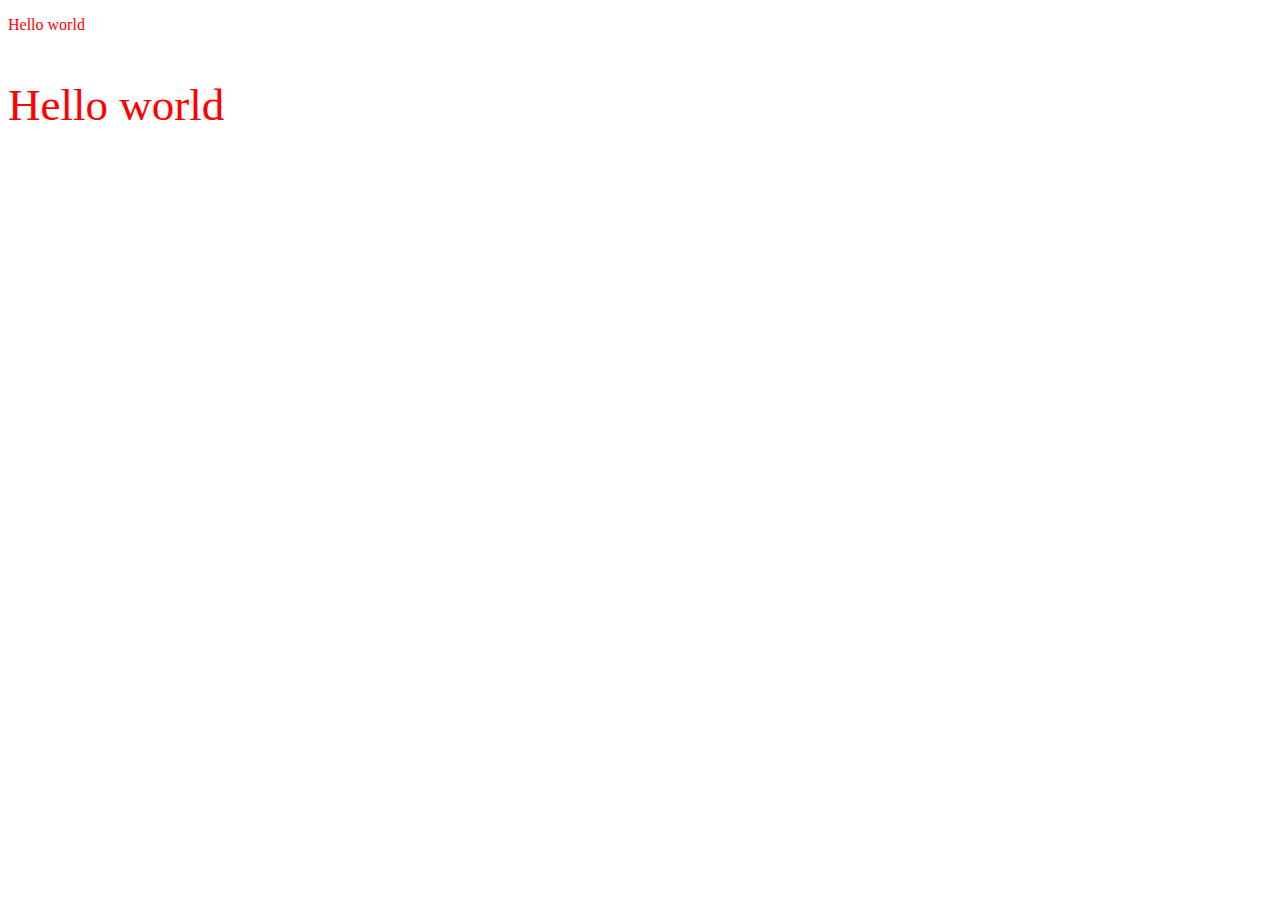
<file: index.html>
<!DOCTYPE html>
<html lang="en">
<head>
    <meta charset="UTF-8">
    <meta name="viewport" content="width=device-width, initial-scale=1.0">
    <title>Webclass</title>
</head>
<body>
    <p style="color:red;">Hello world</p>
    <p style="color:red; font-size:45px">Hello world</p>
</body>
</html>
</file>
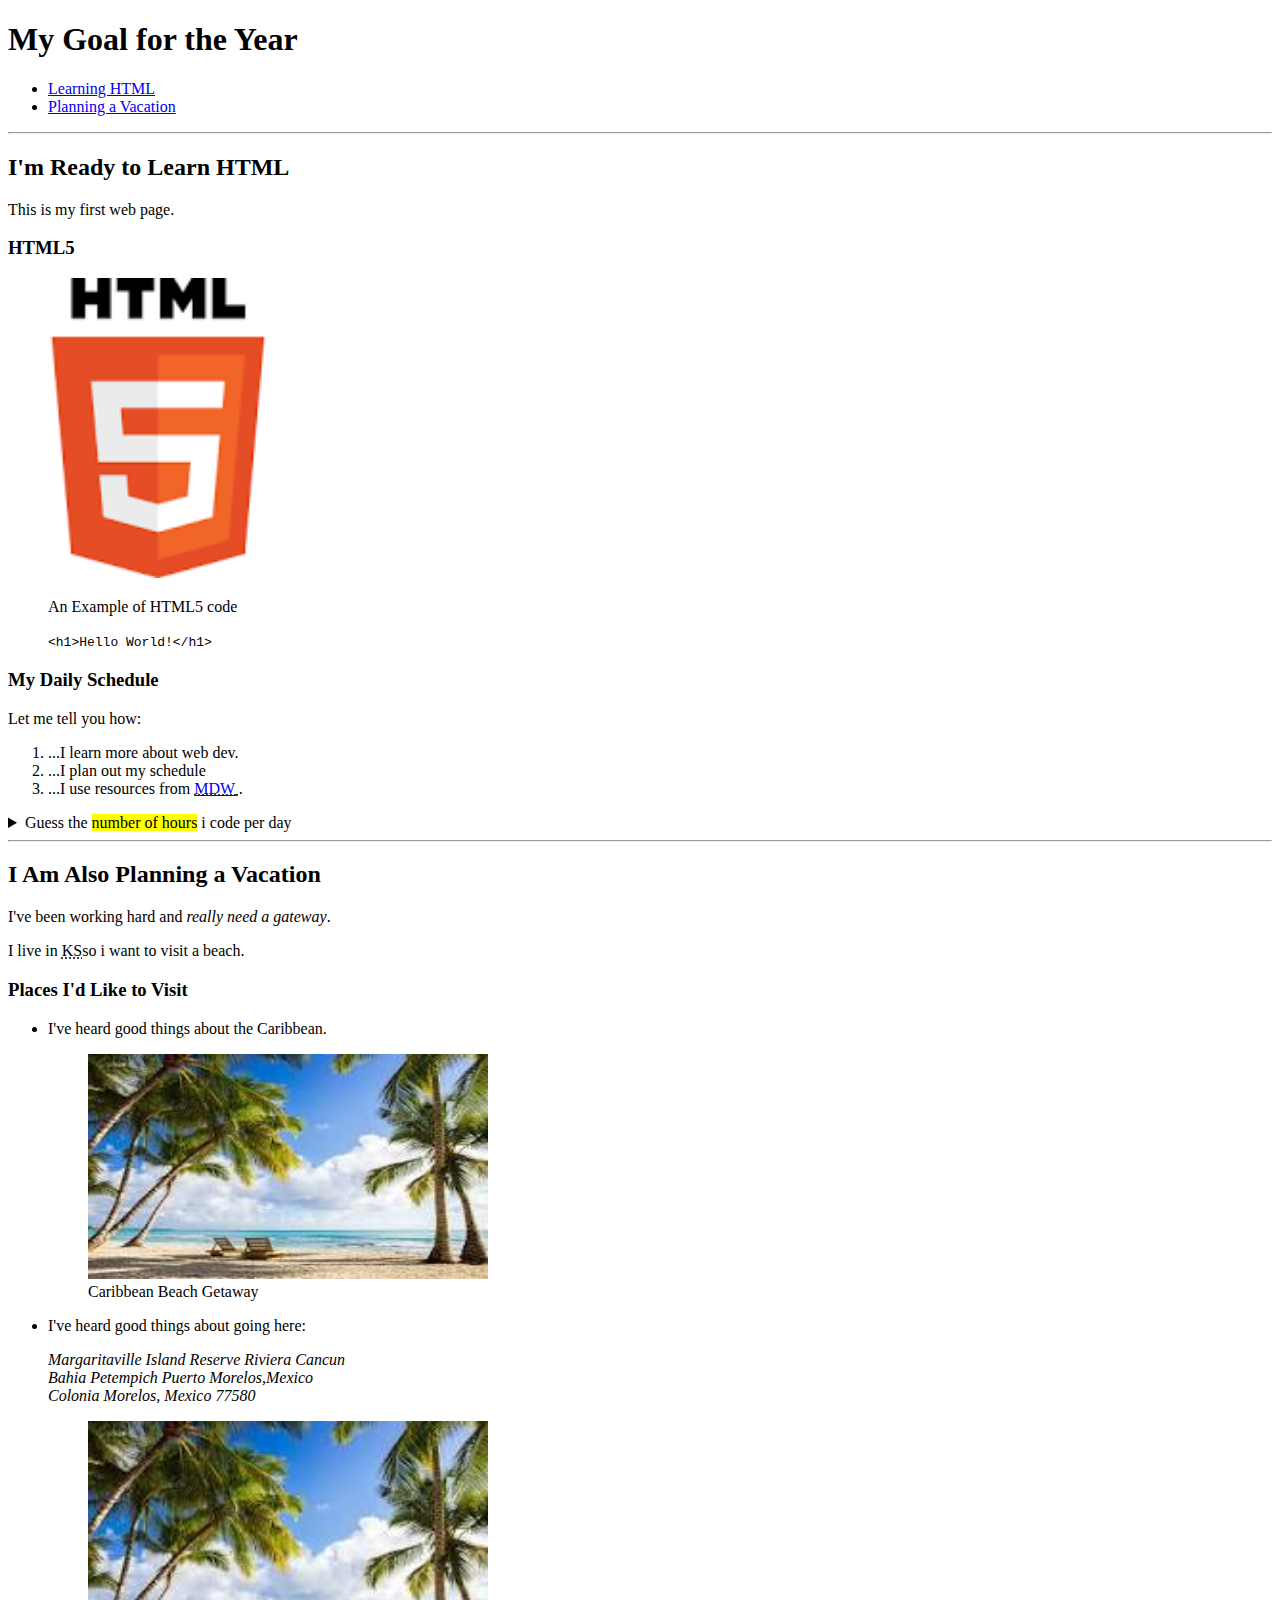
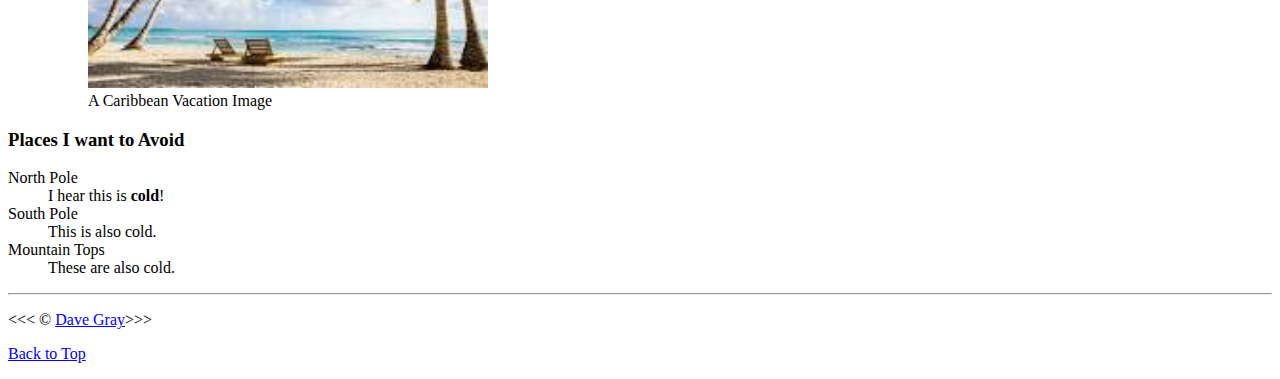
<file: assignment2.html>
<!DOCTYPE html>
<html lang="en">
<head>
    <meta charset="UTF-8">
    <meta name="viewport" content="width=device-width, initial-scale=1.0">
    <title>My first Web Page</title>
</head>
<body>
    <h1>My Goal for the Year</h1>
    
    <header>
      <nav aria-label="primary-navigation">
        <ul>
            <li>
                <a href="#html">Learning HTML</a>
            </li>
            <li>
                <a href="#vacation">Planning a Vacation</a>
            </li>
        </ul>
      </nav>
    </header>
    <hr>
   <main>
     <article id="html">
        <h2>I'm Ready to Learn HTML</h2>
        <p>This is my first web page.</p>
        <section>
            <h3>HTML5</h3>
        <img src="image/html.png" alt="HTML5 LOGO" title="I am learning HTML5" width="300" height="300">
        <figure>
            <figcaption>An Example of HTML5 code</figcaption>
            <p>
                <code>&lt;h1&gt;Hello World!&lt;/h1&gt;</code>
            </p>
        </figure>
        </section>
        <section>
        <h3>My Daily Schedule</h3>
        <p>Let me tell you how:</p>
        <ol>
            <li>...I learn more about web dev.</li>
            <li>...I plan out my schedule</li>
            <li>...I use resources from <abbr title="Mozilla Developer Network">
                <a href="https://developer.mozilla.org">MDW</a>
            </abbr>.</li>
        </ol>
        <aside>
           <details>
            <summary>Guess the <mark> number of hours</mark> i code per day</summary>
            <p>I start at <time datetime="08:00"> 8 am </time> and i write code for <time datetime="PT3H"> 3 hours </time>every morning.</p>
           </details> 
        </aside>
    </section>
     </article>
    <hr>
    <article id="vacation">
       <h2>I Am Also Planning a Vacation</h2>
       <p>I've been working hard and <em>really need a gateway</em>.</p>
       <p>I live in <abbr title="Kansas">KS</abbr>so i want to visit a beach.</p>

       <section>
       <h3>Places I'd Like to Visit</h3>
       <ul>
        <li>
            <p>I've heard good things about the Caribbean.</p>
            <figure>
                <img src="image/caribbean-beach.jpg" alt="" title="I want to visit a Caribbean beach." width="400" height="225" loading="lazy">
                <figcaption>Caribbean Beach Getaway</figcaption>
            </figure>
        </li>
        <li>
            <p>I've heard good things about going here:</p>
            <address>
                Margaritaville Island Reserve Riviera Cancun<br>
                Bahia Petempich Puerto Morelos,Mexico<br>
                Colonia Morelos, Mexico 77580
            </address>
            <figure>
                <img src="image/caribbean-beach.jpg" alt="Cancum Vacation" title="It's 5 0'Clock Somewhere!" width="400" height="267" loading="lazy">
                <figcaption>A Caribbean Vacation Image</figcaption>
            </figure>
        </li>
       </ul>
       </section>
       <!--TO-DO:Add more places-->

       <section>
       <h3>Places I want to Avoid</h3>
       <dl>
        <dt>North Pole</dt>
        <dd>I hear this is <strong>cold</strong>!</dd>

        <dt>South Pole</dt>
        <dd>This is also cold.</dd>

        <dt>Mountain Tops</dt>
        <dd>These are also cold.</dd>

       </dl>
       </section>
    </article>
   </main> 
    <hr>
   <footer>
    <p>
    &lt;&lt;&lt; &copy; <a href="about.html">Dave Gray</a>&gt;&gt;&gt;
    </p>
    <p>
        <a href="#">Back to Top</a>
    </p>
  </footer>
</body>
</html>
</file>
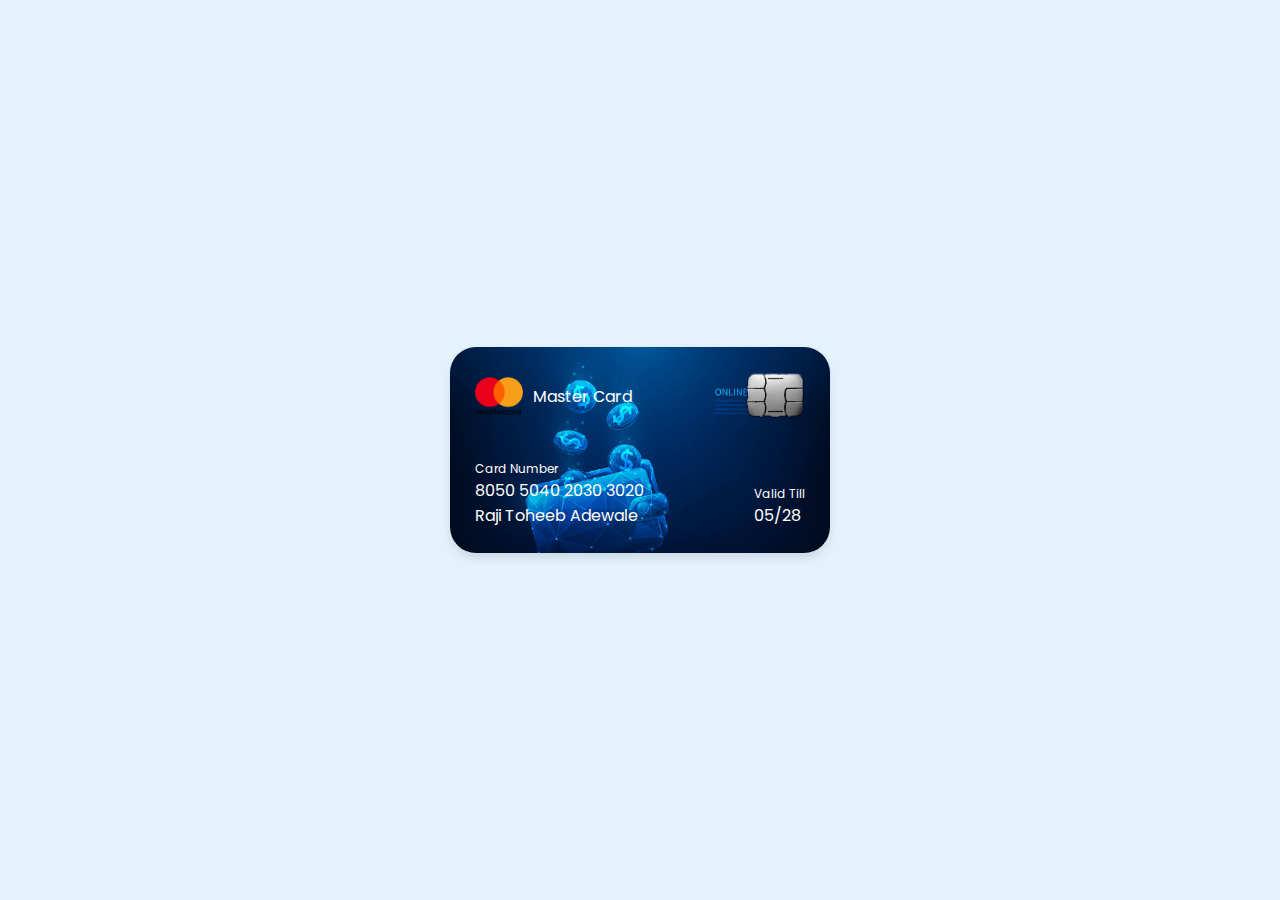
<file: Card.html>
<!DOCTYPE html>
<html lang="en">
<head>
    <meta charset="UTF-8">
    <meta name="viewport" content="width=device-width, initial-scale=1.0">
    <title>Credit UI Design</title>
    <link rel="stylesheet" href="Card.css">
</head>
<body>
    <div class="container">
        <header>
            <span class="logo">
                <img src="image/mastercard (1).png" alt=""> 
                <h5>Master Card</h5>
            </span>
            <img src="image/NicePng_chip-png_1202560.png" alt="" class="chip">
        </header>
        <div class="card-details">
            <div class="name-number">
                <h6>Card Number</h6>
                <h5 class="number">8050 5040 2030 3020</h5>
                <h5 class="name">Raji Toheeb Adewale</h5>
            </div>
            <div class="valid-date">
                <h6>Valid Till</h6>
                <h5>05/28</h5>
            </div>
        </div>
    </div>
</body>
</html>
</file>
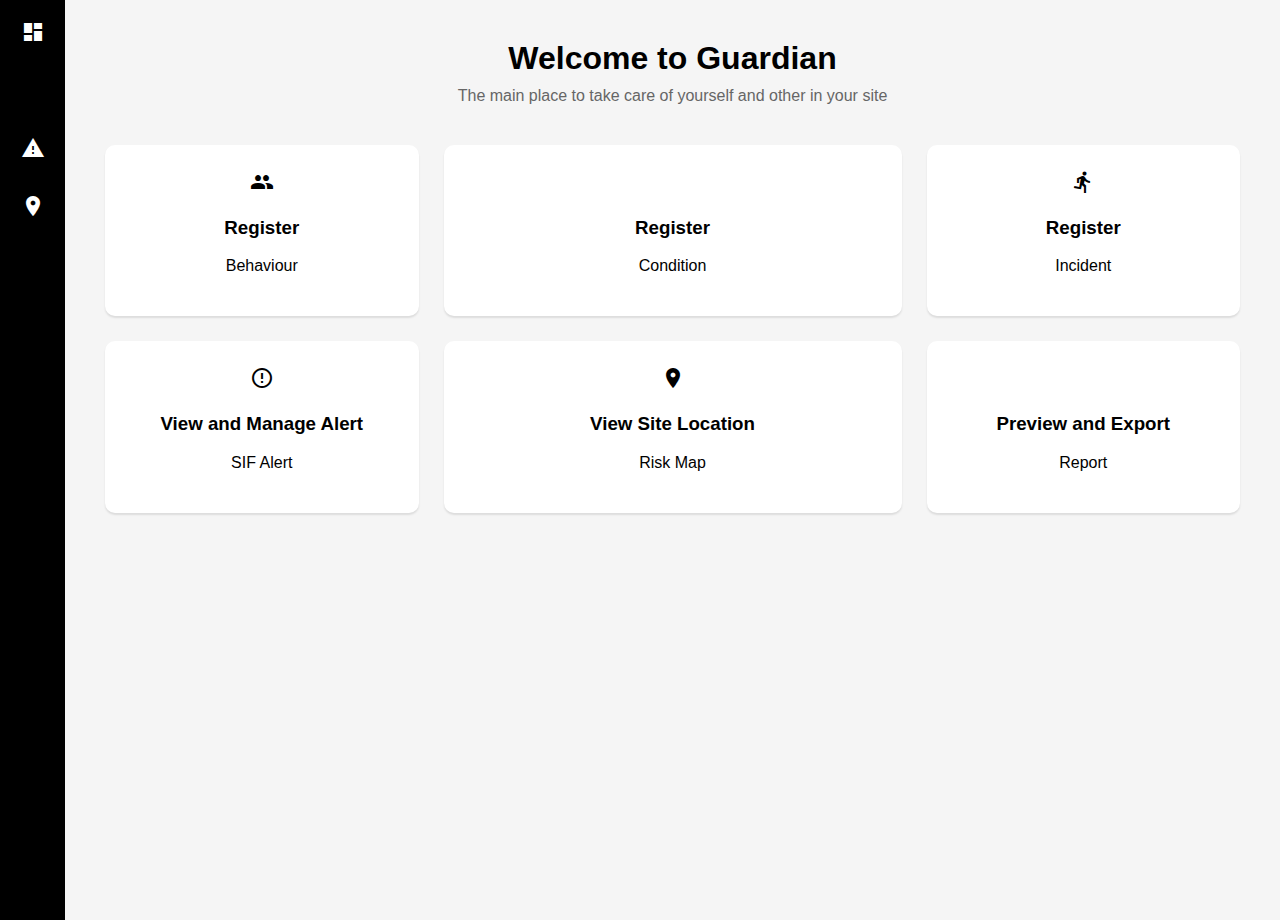
<file: class4.html>
<!DOCTYPE html>
<html lang="en">
<head>
    <meta charset="UTF-8">
    <meta name="viewport" content="width=device-width, initial-scale=1.0">
    <title>Guardian Page</title>
    <!-- Google Icons -->
  <link href="https://fonts.googleapis.com/icon?family=Material+Icons" rel="stylesheet">
    <!--CSS-->
    <link rel="stylesheet" href="class4.css">
</head>
<body>
    <div class="container">

        <!--sidebar-->
        <aside class="sidebar">
           <div class="menu-item"><span class="material-icons">dashboard</span></div> 
           <div class="menu-item"><span class="material-icons">shield</span></div>
           <div class="menu-item"><span class="material-icons">warning</span></div>
           <div class="menu-item"><span class="material-icons">place</span></div>
           <div class="menu-item"><span class="material-icons">bar_chart</span></div>
           <div></div>
        </aside>

        <!--Main Content-->
        <main class="main">
           
          <h1>Welcome to Guardian</h1>
          <p class="subtitle">The main place to take care of yourself and other in your site</p>

          <div class="grid">

              <!--1st Content-->
            <div class="card green">
               <span class="material-icons icon">group</span>
               <h3>Register</h3>
               <p>Behaviour</p> 
            </div> 

             <!--2nd Content-->
            <div class="card orange">
               <span class="material-icons icon">health_and_safety</span>
               <h3>Register</h3>
               <p>Condition</p>
            </div>

            <!--3rd Content-->
            <div class="card yellow">
                <span class="material-icons icon">directions_run</span>
                <h3>Register</h3>
                <p>Incident</p>
            </div>

            <!--4th Content-->
            <div class="card yellow-border">
                <span class="material-icons icon">error_outline</span>
                <h3>View and Manage Alert</h3>
                <p>SIF Alert</p>
            </div>

            <!--5th content-->  
            <div class="card blue">
                <span class="material-icons icon">location_on</span>
                <h3>View Site Location</h3>
                <p>Risk Map</p>
            </div>

            <!--6th content-->
            <div class="card purple">
                <span class="material-icons icon">download</span>
                <h3>Preview and Export</h3>
                <p>Report</p>
            </div>

          </div>

        </main>
    </div>
</body>
</html>
</file>
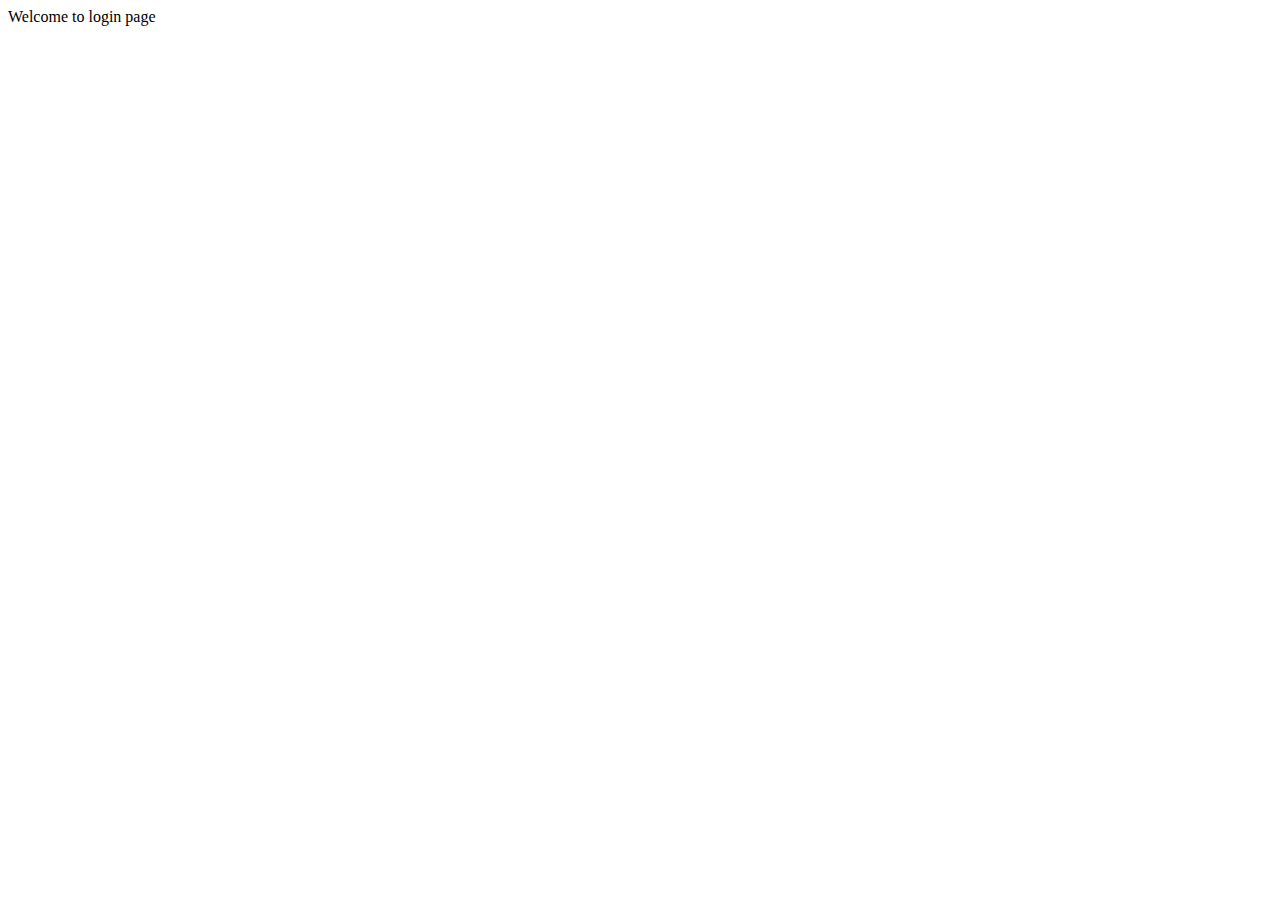
<file: login.html>
<!DOCTYPE html>
<html lang="en">
<head>
    <meta charset="UTF-8">
    <meta name="viewport" content="width=device-width, initial-scale=1.0">
    <title>Document</title>
</head>
<body>
    <label>Welcome to login page</label>
</body>
</html>
</file>
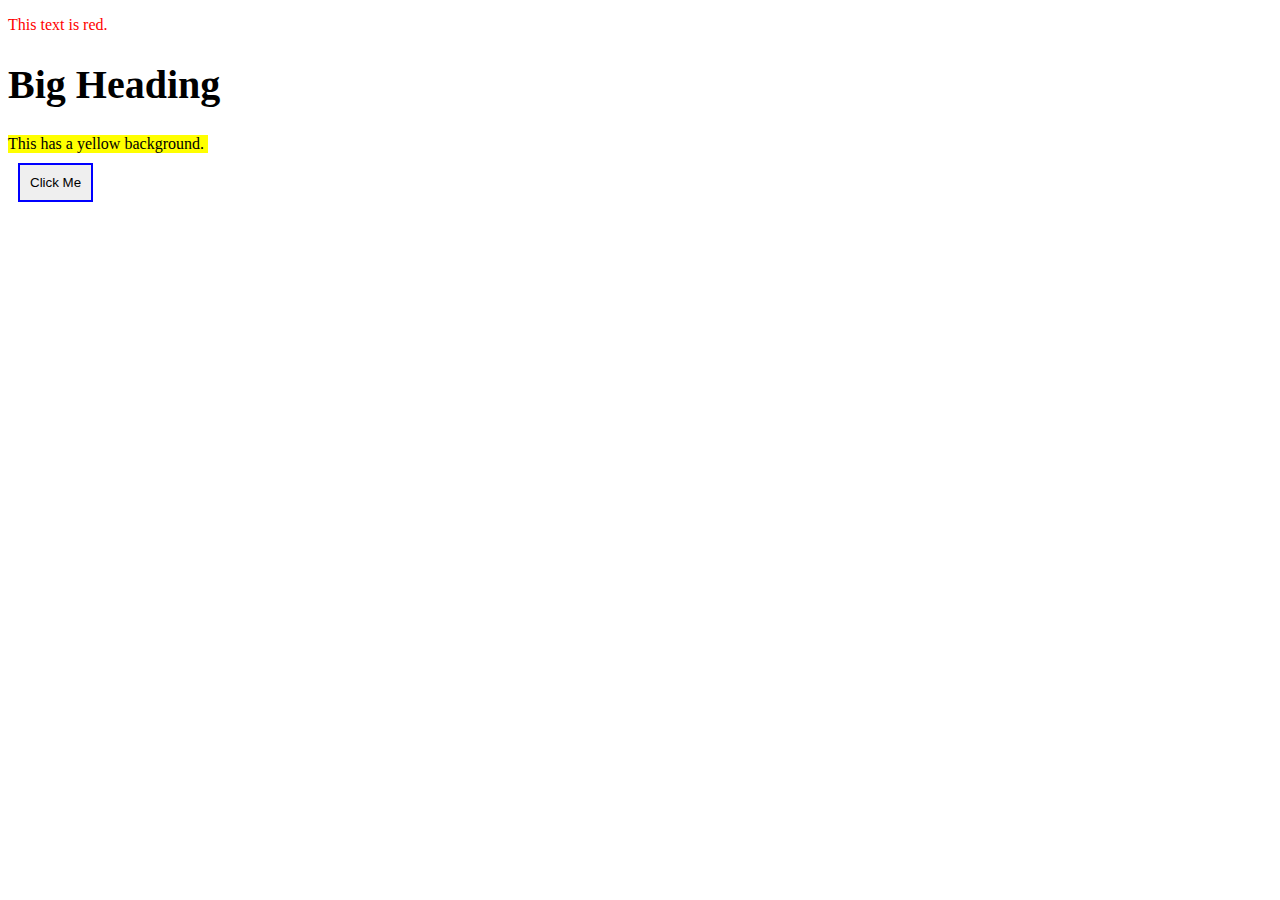
<file: practice.html>
<!DOCTYPE html>
<html lang="en">
<head>
    <meta charset="UTF-8">
    <meta name="viewport" content="width=device-width, initial-scale=1.0">
    <title>Document</title>
</head>
<body>
   <p style="color: red;">This text is red.</p>


<h1 style="font-size: 40px;">Big Heading</h1>


<div style="background-color: yellow; width: 200px">This has a yellow background.</div>


<button style="padding:10px; border: 2px solid blue; margin:10px">Click Me</button> 
</body>
</html>
</file>
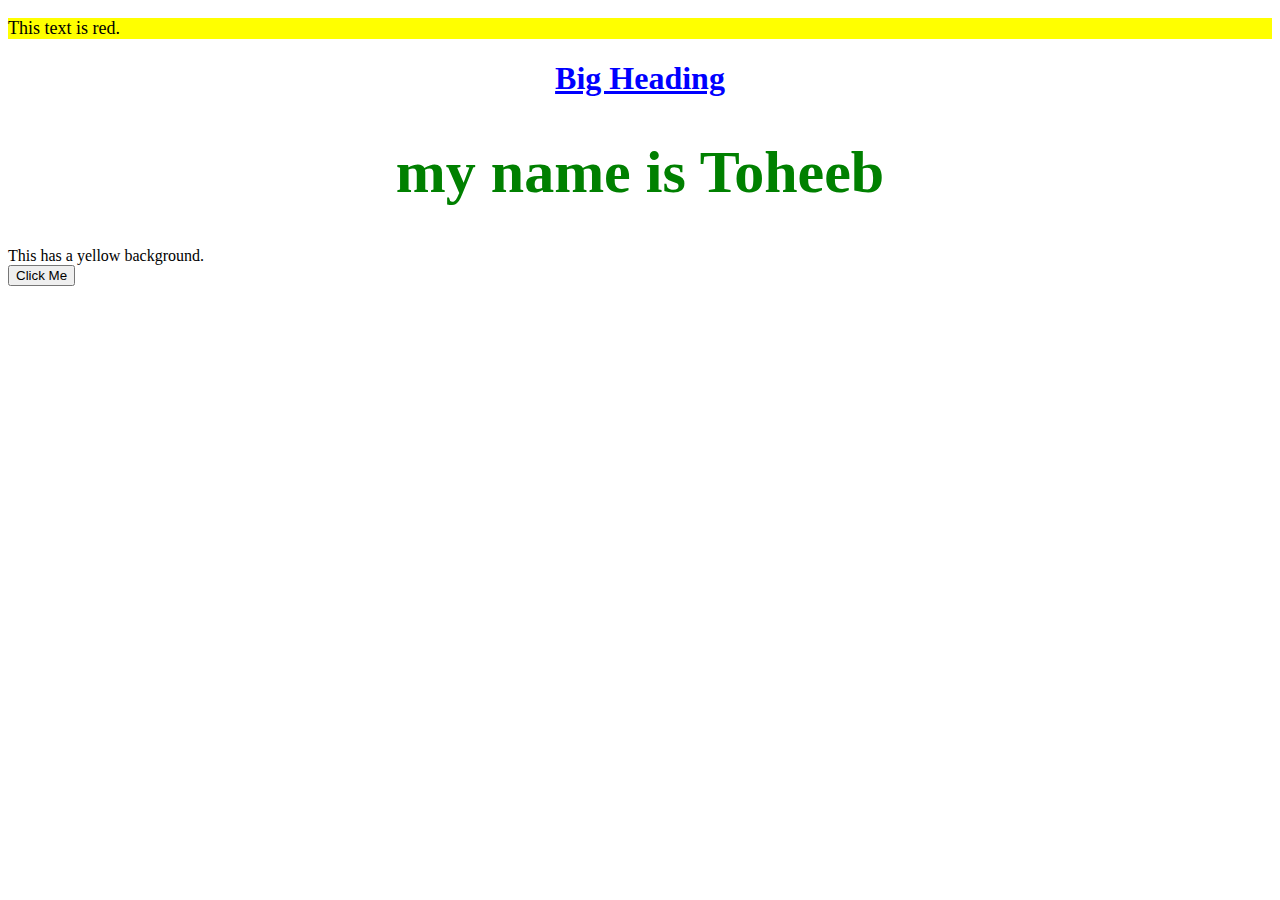
<file: practice2.html>
<!DOCTYPE html>
<html lang="en">
<head>
    <meta charset="UTF-8">
    <meta name="viewport" content="width=device-width, initial-scale=1.0">
    <title>Document</title>
    <style>
      
        #head{
            color:blue;
            text-align:center;
            text-decoration:underline
        }
         #my-name{
            color:green;
            text-align:center;
            font-size:60px
        }
        p{
            font-size:18px;
            background-color:yellow
        }
    </style>
</head>
<body>
   <p>This text is red.</p>


<h1 id="head">Big Heading</h1>
<h1 id="my-name">my name is Toheeb</h1>

<div>This has a yellow background.</div>


<button>Click Me</button> 
</body>
</html>
</file>
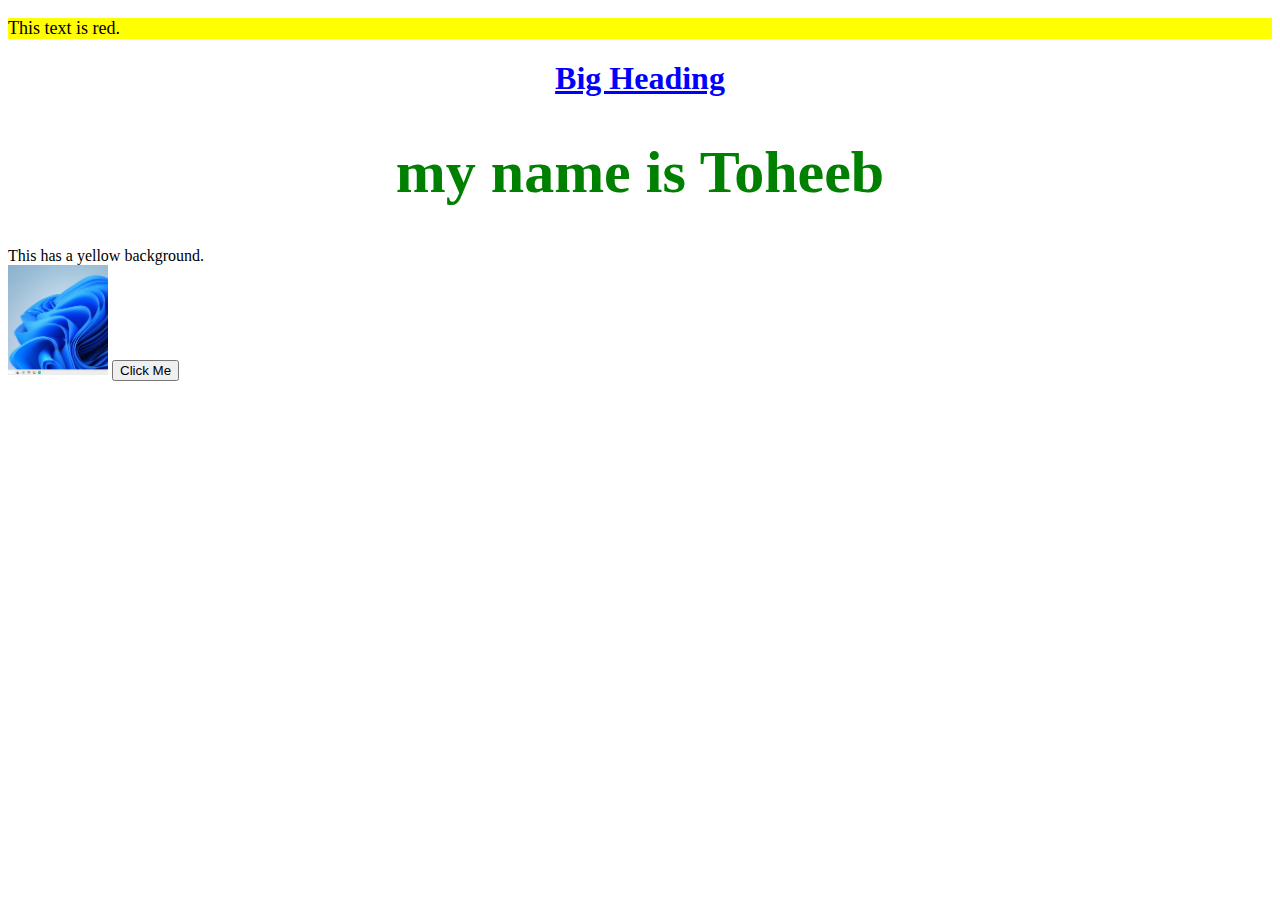
<file: practice3.html>
<!DOCTYPE html>
<html lang="en">
<head>
    <meta charset="UTF-8">
    <meta name="viewport" content="width=device-width, initial-scale=1.0">
    <title>Document</title>
    <link rel="stylesheet" href="styles.css">
</head>
<body>
    <p>This text is red.</p>


<h1 id="head">Big Heading</h1>
<h1 id="my-name">my name is Toheeb</h1>

<div>This has a yellow background.</div>
<img src="image/set.png">

<button>Click Me</button>  
</body>
</html>
</file>
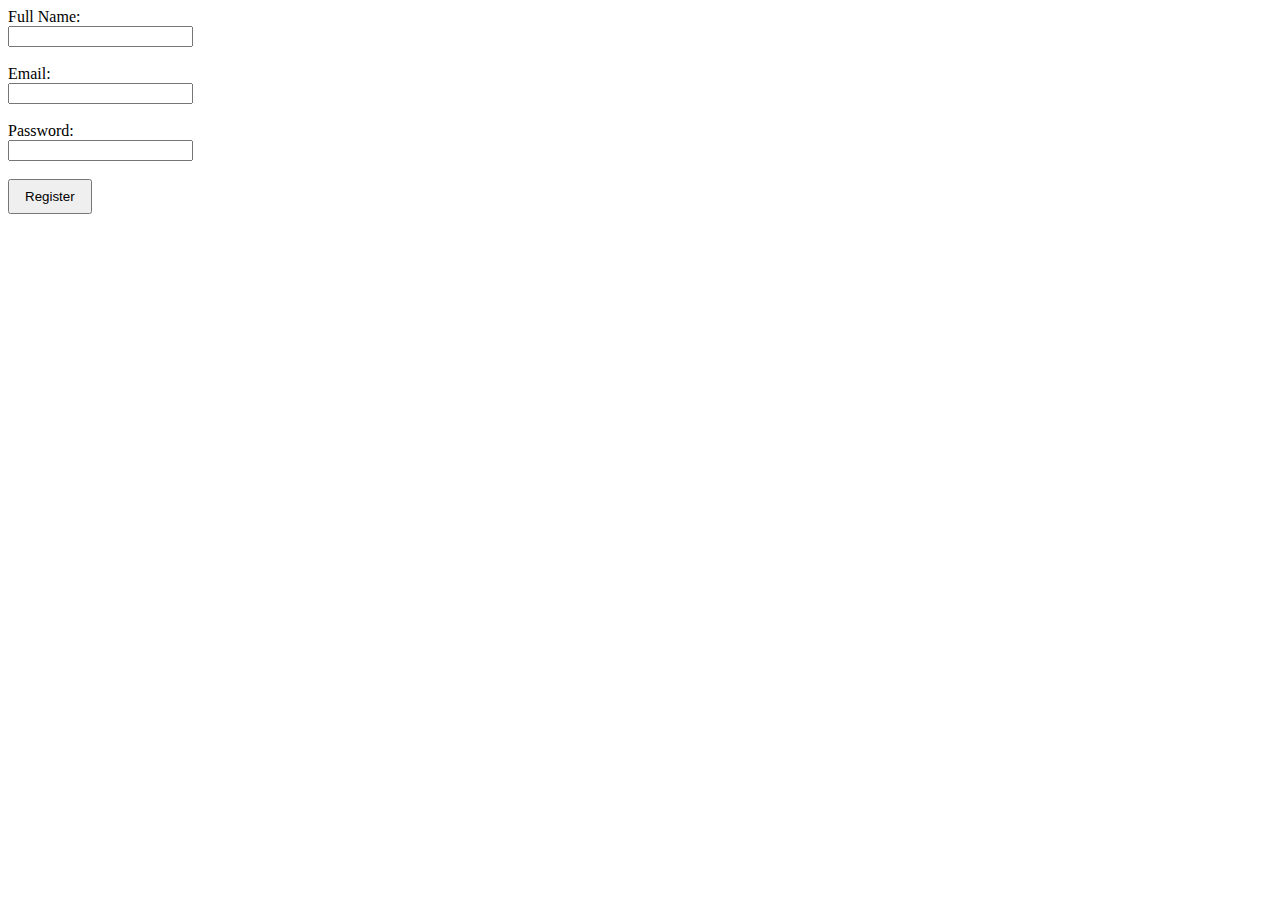
<file: register.html>
<!DOCTYPE html>
<html lang="en">
<head>
    <meta charset="UTF-8">
    <meta name="viewport" content="width=device-width, initial-scale=1.0">
    <title>Document</title>
    <style>
      
    </style>
</head>
<body>
    <form action="Login.html" method="GET">
      <label>Full Name:</label><br>
      <input type="text" name="fullname" required><br><br>

      <label>Email:</label><br>
      <input type="email" name="email" required><br><br>
       <label>Password:</label><br>
      <input type="password" name="password" required><br><br>
      <button type="submit" style="margin:px; padding:8px 15px">Register</button>
    </form>
</body>
</html>
</file>
<file: Card.css>
/*Import Google Font - Poppins*/
@import url('https://fonts.googleapis.com/css2?family=Poppins:ital,wght@0,100;0,200;0,300;0,400;0,500;0,600;0,700;0,800;0,900;1,100;1,200;1,300;1,400;1,500;1,600;1,700;1,800;1,900&display=swap');

*{
    margin: 0;
    padding: 0;
    box-sizing: border-box;
    font-family: "Poppins",sans-serif;
}
body{
    min-height: 100vh;
    display: flex;
    align-items: center;
    justify-content: center;
    background: #e3f2fd;
}
.container{
    position: relative;
    background-image: url("image/card-background.jpg");
    background-size: cover;
    padding: 25px;
    border-radius: 26px;
    max-width: 380px;
    width: 100%;box-shadow: 0 5px 10px rgba(0,0,0,0.1);
}
header,
.logo{
    display: flex;
    align-items: center;
    justify-content: space-between;
}
.logo img{
    width: 48px;
    margin-right: 10px;
}
h5{
    font-size: 16px;
    font-weight: 400;
    color: #fff;
}
header .chip{
   width: 60px;
}
h6{
    color: #fff;
    font-size: 12px;
    font-weight: 400;
}
h5 .number{
    margin-top: 4px;
    font-size: 18px;
    letter-spacing: 1px;
}
h5 .name{
   margin-top: 20px;
}
.container .card-details{
    margin-top: 40px;
    display: flex;
    justify-content: space-between;
    align-items: flex-end;
}
</file>
<file: class4.css>
body{
    margin:0;
    font-family: 'Franklin Gothic Medium', 'Arial Narrow', Arial, sans-serif;
    background: whitesmoke;
}
.container{
    display: flex;
}
.sidebar{
    width: 65px;
    background: black;
    color: white;
    padding-top: 20px;
    height:100vh ;
    display: flex;
    flex-direction: column;
    gap: 30px;
    align-items: center;

}
.menu-item{
    cursor: pointer;
}

.main{
    flex: 1;
    padding: 40px ;
    text-align: center;
}
 
.main h1{
    margin:0 ;
    font-size: 32px;
}
.subtitle{
      color: #666;
      margin-bottom: 40px;
      margin-top: 10px;
}
.grid{
    display: grid;
    grid-template-columns: repeat(3,1fr);
    gap: 25px;
    padding: 0 80ox;
}

.card{
background: white;
border-radius: 10px;
padding: 25px;
box-shadow: 0 2px 2px rgb(0, 0, 0 ,0.1);
cursor: pointer;
transition: 0.2s;
}
</file>
<file: styles.css>
#head{
            color:blue;
            text-align:center;
            text-decoration:underline
        }
         #my-name{
            color:green;
            text-align:center;
            font-size:60px
        }
        p{
            font-size:18px;
            background-color:yellow
        }
        img{
            width:100px
        }
</file>
